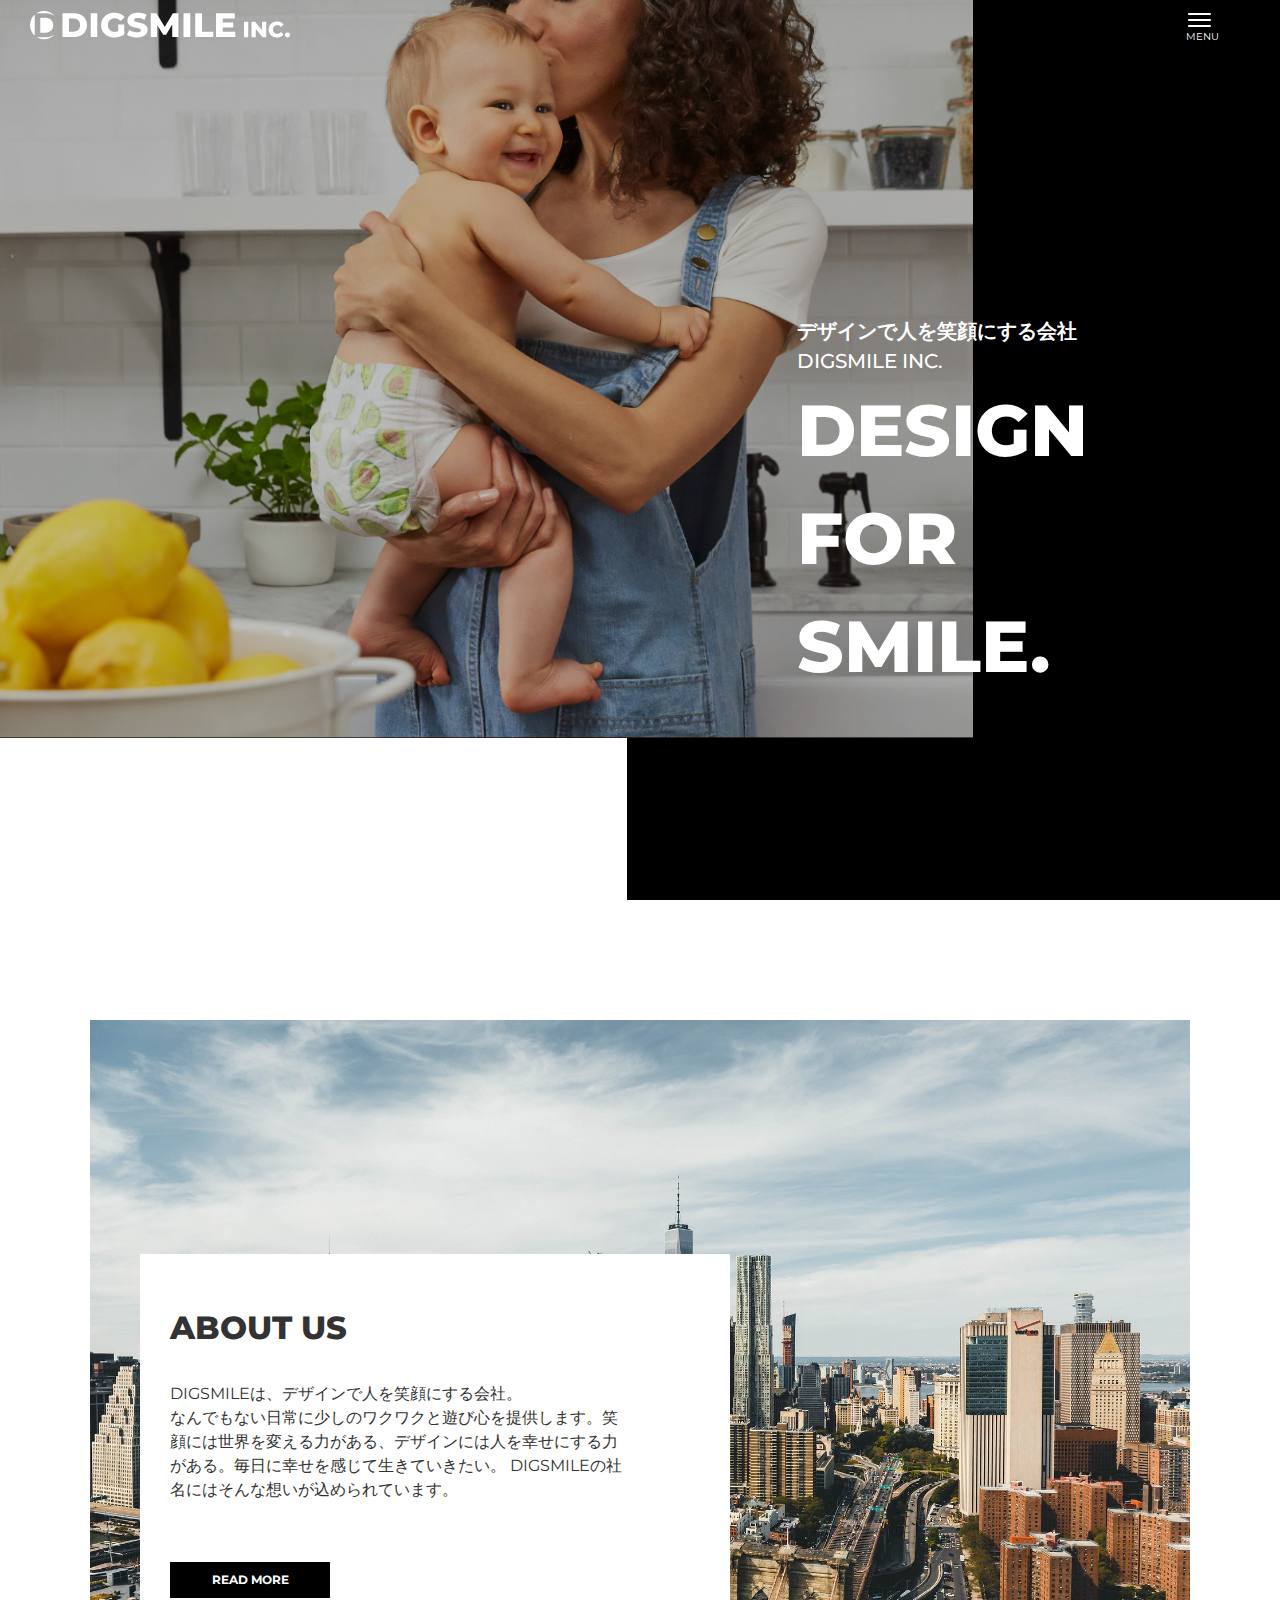
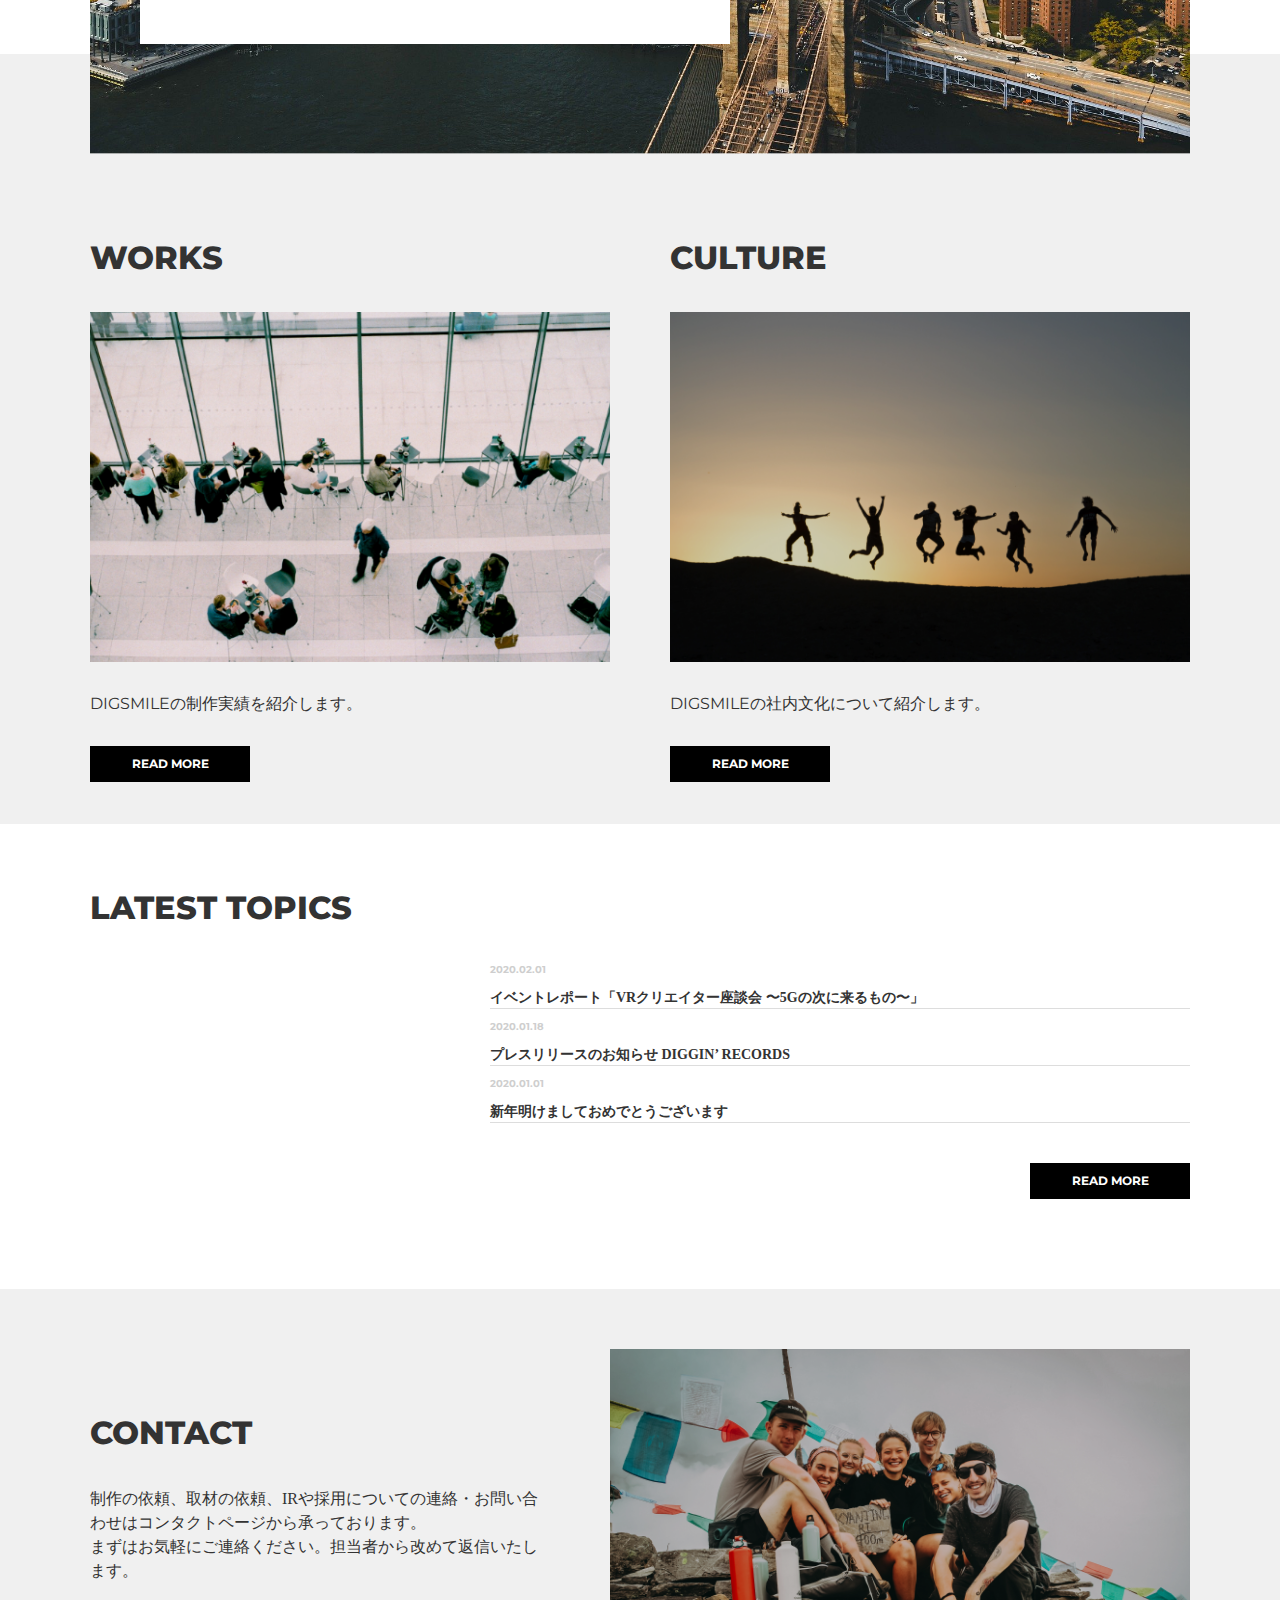
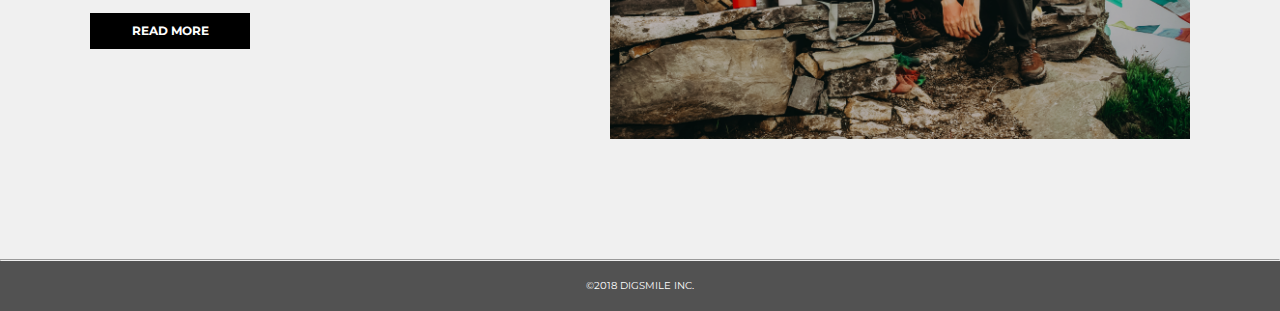
<file: index.html>
<!DOCTYPE html>
<html lang="ja">
<head>
  <meta charset="UTF-8">
  <meta http-equiv="X-UA-Compatible" item="IE=edge">
  <meta name="viewport" content="width=device-width, initial-scale=1.0, maximum-scale=1.0, minimum-scale=1.0">
  <meta name="robots" content="noindex , nofollow">
  <title>DIGSMILE | ホーム</title>
  <link rel="icon" type="image/ico" href="./imgs/favicon.ico">
  <link rel="stylesheet" type="text/css" href="./css/reset.css">
  <link rel="stylesheet" type="text/css" href="./css/style.css">
  <link rel="preconnect" href="https://fonts.googleapis.com">
  <link rel="preconnect" href="https://fonts.gstatic.com" crossorigin>
  <link href="https://fonts.googleapis.com/css2?family=Montserrat:wght@500;700;800&family=Noto+Serif+JP:wght@400;700&display=swap" rel="stylesheet">
  <script type="text/javascript" language="javascript" src="./js/jquery-3.7.0.min.js" defer></script>
  <script type="text/javascript" language="javascript" src="./js/script.js" defer></script>
</head>
<body>
  <header class="header">
    <div class="header_wrap">

      <div class="header_left">
        <h1 class="logo"><a href="index.html"><img src="imgs/site-logo.png" alt=""></a></h1>
      </div>
      <div class="header_menu">
        <nav class="nav">
          <ul class="nav_ul">
            <li class="nav_li"><a href="#"><span>D</span></a></li>
            <li class="nav_li"><a href="#about">ABOUT US</a></li>
            <li class="nav_li"><a href="#works">WORKS</a></li>
            <li class="nav_li"><a href="#culture">CULTURE</a></li>
            <li class="nav_li"><a href="#topics">TOPICS</a></li>
            <li class="nav_li"><a href="#contact">CONTACT</a></li>
          </ul>
        </nav>
      </div>
      <div class="header_right">
        <!-- ハンバーガーボタン -->
        <div class="open_btn"><span></span><span></span><span></span>
        </div>
      </div>
    </div>
  </header>

    <main>
      <section class="fv">
        <div class="fv_photo"><img src="imgs/fv_main.png" alt="ファーストビュー"></div>
        <div class="fv_black"></div>
        <div class="fv_letter">
          <p class="fv_copy_ja">デザインで人を笑顔にする会社</p>
          <p class="fv_inc">DIGSMILE INC.</p>
          </p>
          <p class="fv_copy_en">DESIGN <br>
            FOR <br>
            SMILE.
          </p>
        </div>
      </section><!--//fv -->

      <section class="about" id="about">
        <div class="about_img_wrap wrap">
          <img src="imgs/about_us.png" alt="about us">
          <div class="about_us_wrap">
            <h2 class="title">ABOUT US</h2>
            <p class="about_us_text">
              DIGSMILEは、デザインで人を笑顔にする会社。<br>
              なんでもない日常に少しのワクワクと遊び心を提供します。笑顔には世界を変える力がある、デザインには人を幸せにする力がある。毎日に幸せを感じて生きていきたい。
              DIGSMILEの社名にはそんな想いが込められています。
            </p>
            <a href="about_us.html" class="more_btn">READ MORE</a>
          </div>
        </div>
        <div class="works_culture_container">
          <div class="works_culture_wrap wrap">
            <div class="works_wrap" id="works">
              <h2 class="title">WORKS</h2>
              <div class="content_img">
                <img src="imgs/works.png" alt="works">
              </div>
              <p class="content_text">DIGSMILEの制作実績を紹介します。</p>
              <a href="" class="more_btn">READ MORE</a>
            </div>
  
            <div class="culture_wrap" id="culture">
              <h2 class="title">CULTURE</h2>
              <div class="content_img">
                <img src="imgs/culture_img.png" alt="culture">
              </div>
              <p class="content_text">DIGSMILEの社内文化について紹介します。</p>
              <a href="" class="more_btn">READ MORE</a>
            </div>
          </div>
        </div><!--//works_culture_container ----- -->

      </section><!-- //about -->

      <section class="topics wrap" id="topics">
        <h2 class="title">LATEST TOPICS</h2>
        <dl>
          <dt>2020.02.01</dt>
          <dd>イベントレポート「VRクリエイター座談会 〜5Gの次に来るもの〜」</dd>
          <dt>2020.01.18</dt>
          <dd>プレスリリースのお知らせ DIGGIN’ RECORDS</dd>
          <dt>2020.01.01</dt>
          <dd>新年明けましておめでとうございます</dd>
        </dl>
        <p class="btn_right">
          <a href="" class="more_btn">READ MORE</a>
        </p>
      </section><!-- //topics -->

      <section class="contact" id="contact">
        <div class="contact_contents_wrap wrap">
          <div class="contact_content">
            <h2 class="title">CONTACT</h2>
            <p class="content_text">
              制作の依頼、取材の依頼、IRや採用についての連絡・お問い合わせはコンタクトページから承っております。<br>
まずはお気軽にご連絡ください。担当者から改めて返信いたします。
            </p>
            <a href="contact.html" class="more_btn">READ MORE</a>
          </div>

          <div class="content_img">
            <img src="imgs/recruit-img.png" alt="">
          </div>

        </div>
      </section><!-- //contact -->
      
    
    </main>
    
    <hr>
    <footer class="footer">
      <div class="footer_copy">
        <span>&copy;2018 DIGSMILE INC.</span>
      </div>
    </footer>
</body>
</html>
</file>
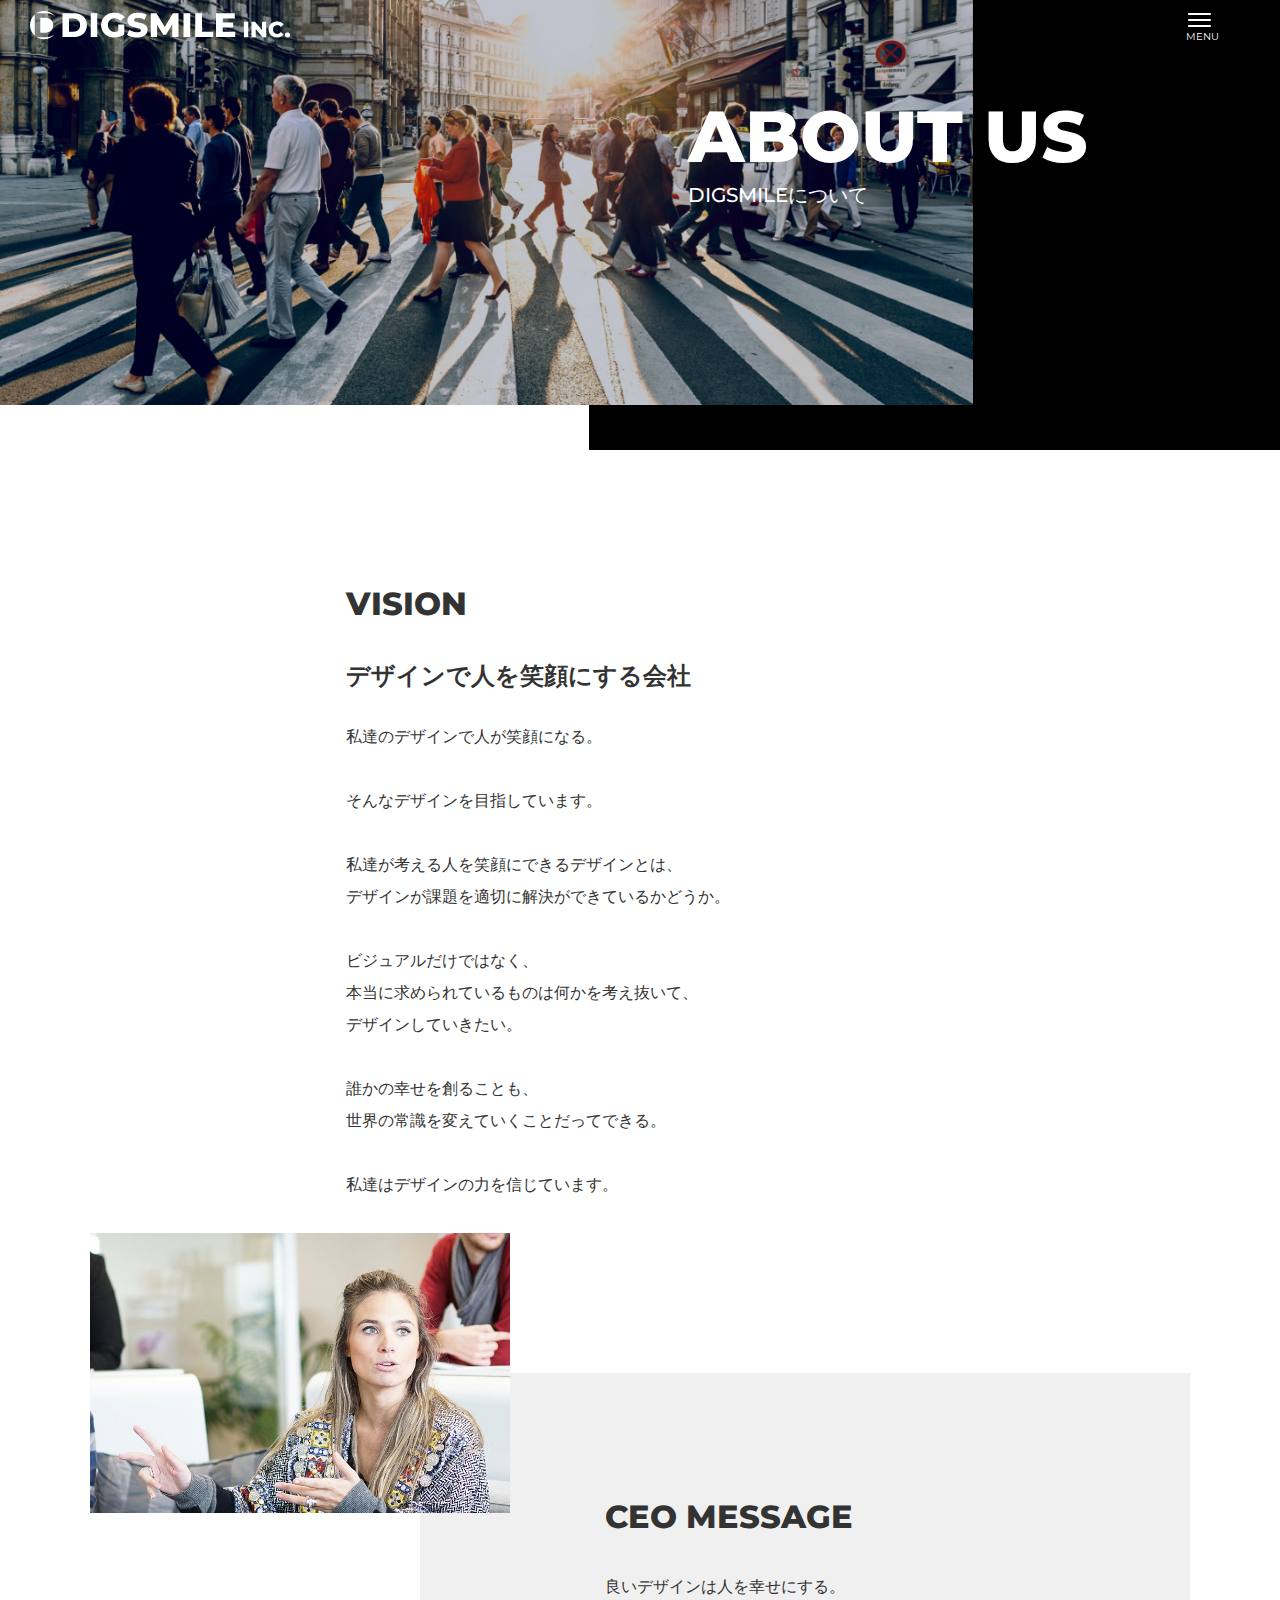
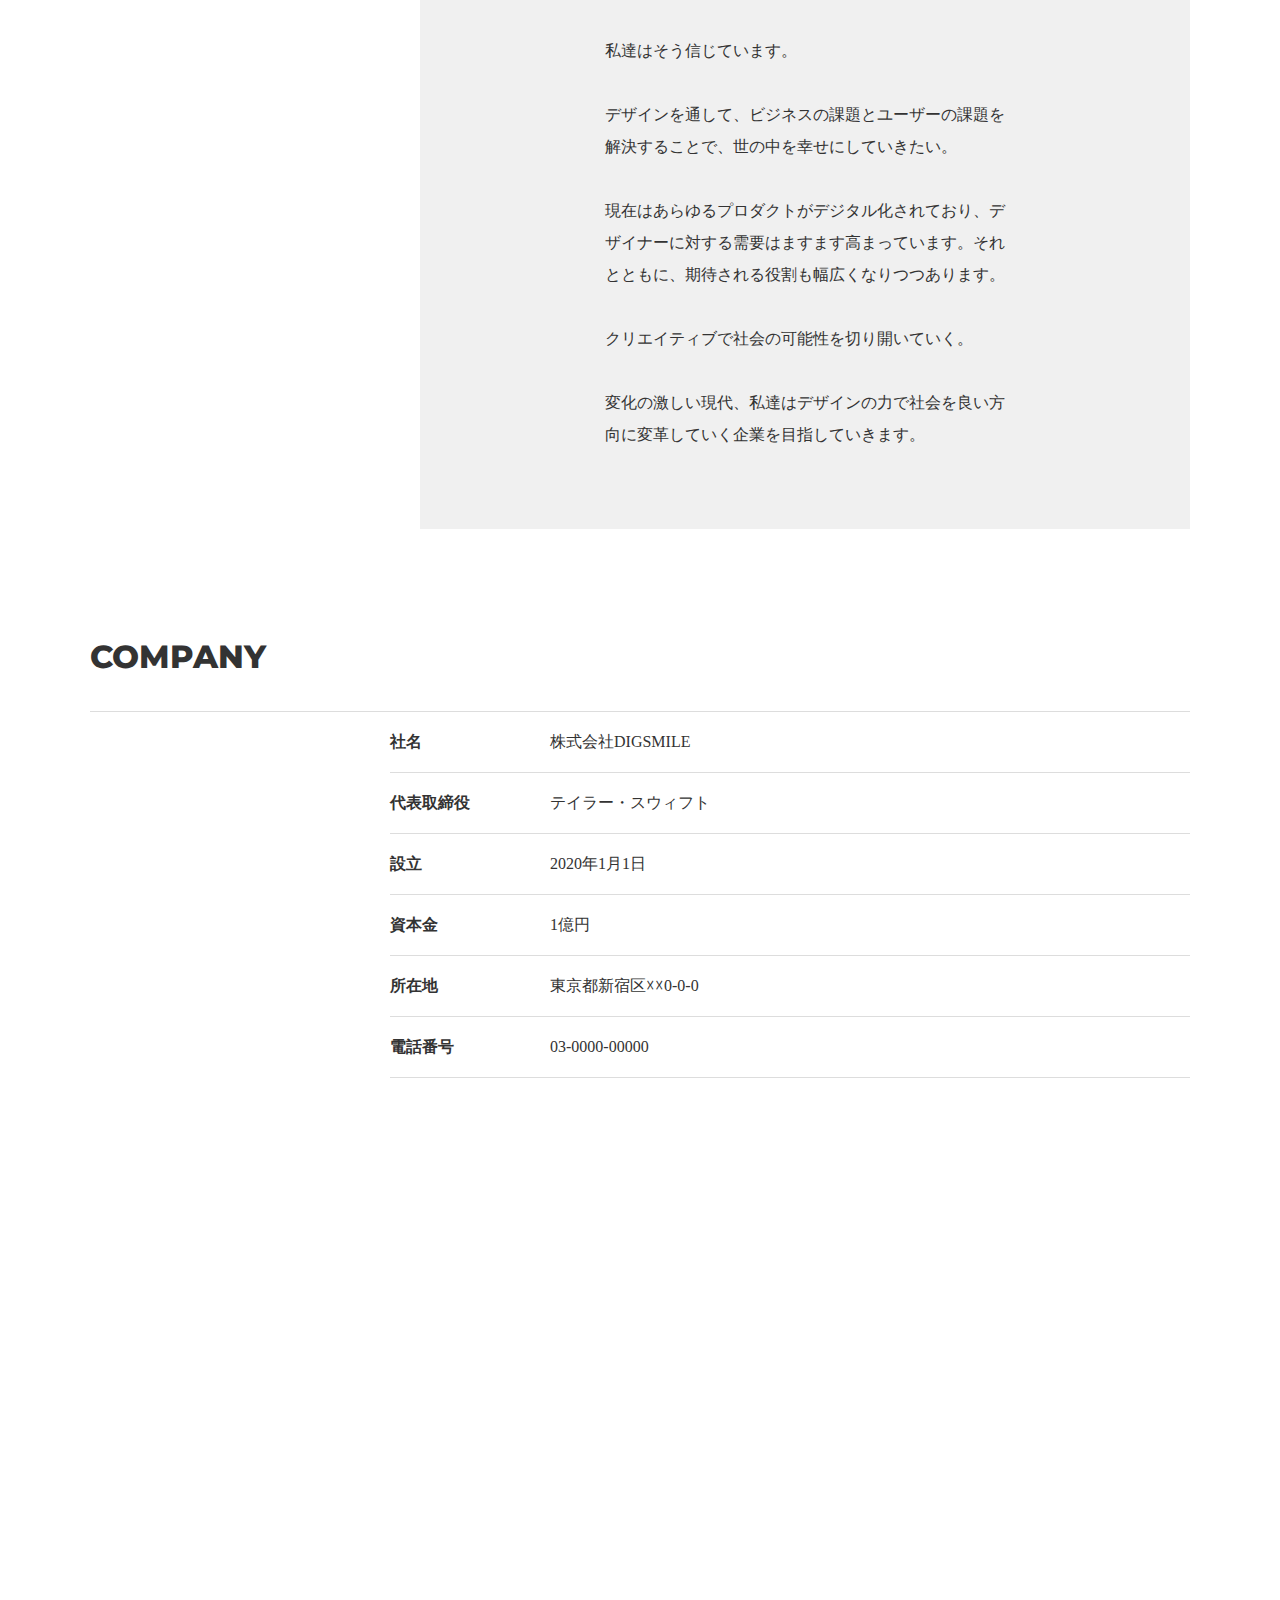
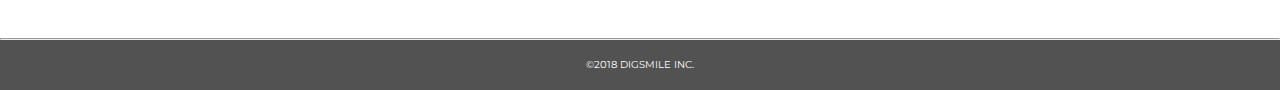
<file: about_us.html>
<!DOCTYPE html>
<html lang="ja">
<head>
  <meta charset="UTF-8">
  <meta http-equiv="X-UA-Compatible" item="IE=edge">
  <meta name="viewport" content="width=device-width, initial-scale=1.0, maximum-scale=1.0, minimum-scale=1.0">
  <meta name="robots" content="noindex , nofollow">
  <title>DIGSMILE | 私たちについて</title>
  <link rel="icon" type="image/ico" href="./imgs/favicon.ico">
  <link rel="stylesheet" type="text/css" href="./css/reset.css">
  <link rel="stylesheet" type="text/css" href="./css/about_us.css">
  <link rel="preconnect" href="https://fonts.googleapis.com">
  <link rel="preconnect" href="https://fonts.gstatic.com" crossorigin>
  <link href="https://fonts.googleapis.com/css2?family=Montserrat:wght@500;700;800&family=Noto+Serif+JP:wght@400;700&display=swap" rel="stylesheet">
  <script type="text/javascript" language="javascript" src="./js/jquery-3.7.0.min.js" defer></script>
  <script type="text/javascript" language="javascript" src="./js/script.js" defer></script>
</head>
<body>
  <header class="header">
    <div class="header_wrap">

      <div class="header_left">
        <h1 class="logo"><a href="index.html"><img src="imgs/site-logo.png" alt=""></a></h1>
      </div>
      <div class="header_menu">
        <nav class="nav">
          <ul class="nav_ul">
            <li class="nav_li"><a href="#"><span>D</span></a></li>
            <li class="nav_li"><a href="index.html">HOME</a></li>
            <li class="nav_li"><a href="#vision">VISION</a></li>
            <li class="nav_li"><a href="#message">CEO MESSAGE</a></li>
            <li class="nav_li"><a href="#company">COMPANY</a></li>
            <li class="nav_li"><a href="contact.html">CONTACT</a></li>
          </ul>
        </nav>
      </div>
      <div class="header_right">
        <!-- ハンバーガーボタン -->
        <div class="open_btn"><span></span><span></span><span></span>
        </div>
      </div>
    </div>
  </header>

    <main>
      <section class="fv">
        <div class="fv_photo"><img src="imgs/fv_about_us.png" alt="ファーストビュー"></div>
        <div class="fv_black"></div>
        <div class="fv_letter">
          <p class="fv_title">ABOUT US</p>
          <p class="fv_ja">DIGSMILEについて</p>
          </p>
        </div>
      </section><!--//fv -->

      <section class="vision" id="vision">
        <h2 class="title">VISION</h2>
        <h3 class="subtitle">デザインで人を笑顔にする会社</h3>
        <p class="text_area">
          私達のデザインで人が笑顔になる。<br><br>
          そんなデザインを目指しています。<br><br>
          私達が考える人を笑顔にできるデザインとは、<br>
          デザインが課題を適切に解決ができているかどうか。<br><br>
          ビジュアルだけではなく、<br>
          本当に求められているものは何かを考え抜いて、<br>
          デザインしていきたい。<br><br>
          誰かの幸せを創ることも、<br>
          世界の常識を変えていくことだってできる。<br><br>
          私達はデザインの力を信じています。<br><br>
        </p>
      </section>

      <section class="message wrap" id="message">
        <div class="ceo_photo">
          <img src="imgs/message.png" alt="">
        </div>
        <div class="ceo_message_bg">
          <div class="ceo_message_wrap">
            <h2 class="title">CEO MESSAGE</h2>
            <p class="text_area">
              良いデザインは人を幸せにする。<br><br>
              私達はそう信じています。<br><br>
              デザインを通して、ビジネスの課題とユーザーの課題を解決することで、世の中を幸せにしていきたい。<br><br>
              現在はあらゆるプロダクトがデジタル化されており、デザイナーに対する需要はますます高まっています。それとともに、期待される役割も幅広くなりつつあります。<br><br>
              クリエイティブで社会の可能性を切り開いていく。<br><br>
              変化の激しい現代、私達はデザインの力で社会を良い方向に変革していく企業を目指していきます。<br><br>
            </p>
          </div>
        </div>
      </section><!-- //message-->
      
      <section class="company wrap" id="company">
        <h2 class="title">COMPANY</h2>
        <dl>
          <dt>社名</dt>
          <dd>株式会社DIGSMILE</dd>
          <dt>代表取締役</dt>
          <dd>テイラー・スウィフト</dd>
          <dt>設立</dt>
          <dd>2020年1月1日</dd>
          <dt>資本金</dt>
          <dd>1億円</dd>
          <dt>所在地</dt>
          <dd>東京都新宿区☓☓0-0-0</dd>
          <dt>電話番号</dt>
          <dd>03-0000-00000</dd>
        </dl>

      </section><!--//company--> 
    
      <section class="map">
        <iframe src="https://www.google.com/maps/embed?pb=!1m10!1m8!1m3!1d25922.831319481607!2d139.69757826712103!3d35.692907460238025!3m2!1i1024!2i768!4f13.1!5e0!3m2!1sja!2sjp!4v1694706103411!5m2!1sja!2sjp" style="border:0;" allowfullscreen="" loading="lazy" referrerpolicy="no-referrer-when-downgrade"></iframe>
      </section>
    </main>
    
    <hr>
    <footer class="footer">
      <div class="footer_copy">
        <span>&copy;2018 DIGSMILE INC.</span>
      </div>
    </footer>
</body>
</html>
</file>
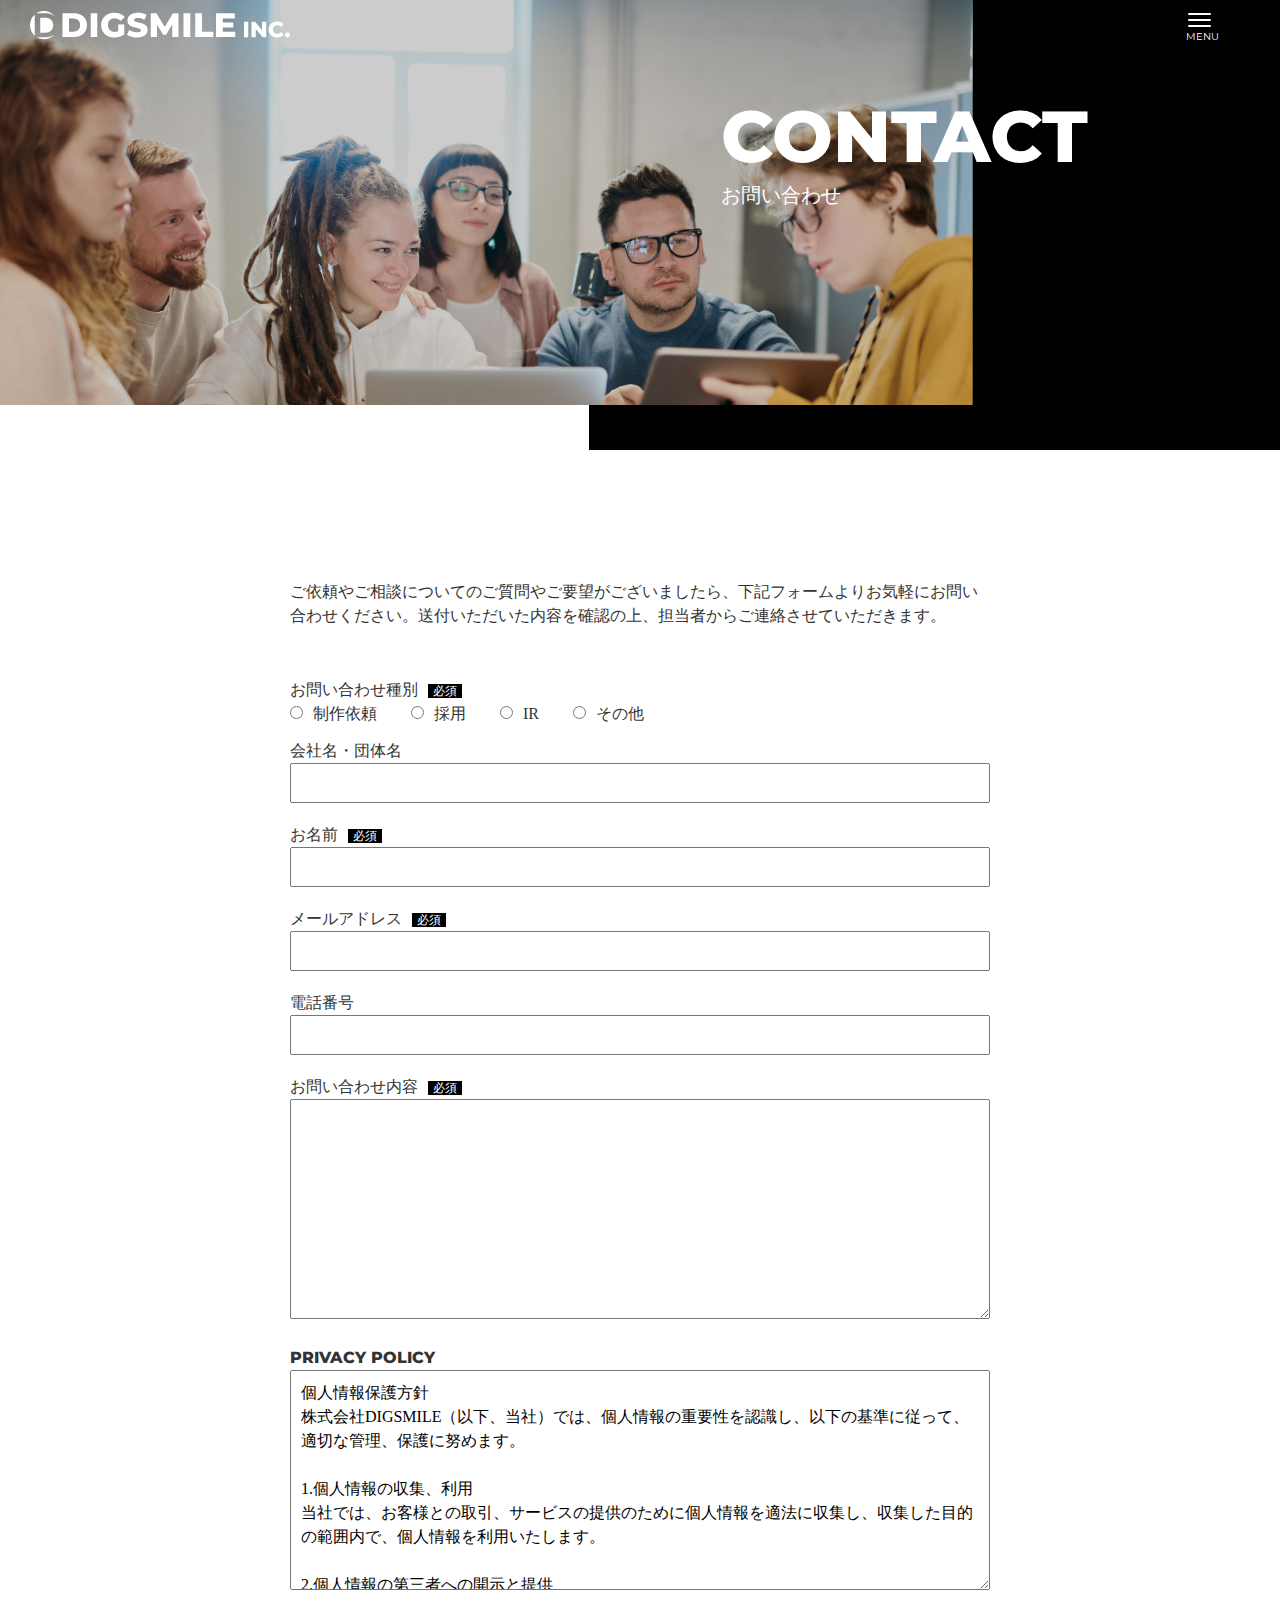
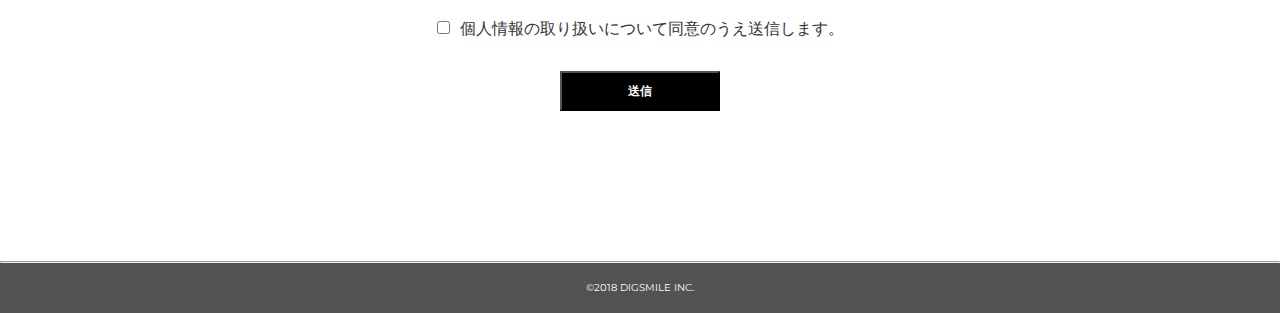
<file: contact.html>
<!DOCTYPE html>
<html lang="ja">
<head>
  <meta charset="UTF-8">
  <meta http-equiv="X-UA-Compatible" item="IE=edge">
  <meta name="viewport" content="width=device-width, initial-scale=1.0, maximum-scale=1.0, minimum-scale=1.0">
  <meta name="robots" content="noindex , nofollow">
  <title>DIGSMILE | お問い合わせ</title>
  <link rel="icon" type="image/ico" href="./imgs/favicon.ico">
  <link rel="stylesheet" type="text/css" href="./css/reset.css">
  <link rel="stylesheet" type="text/css" href="./css/contact.css">
  <link rel="preconnect" href="https://fonts.googleapis.com">
  <link rel="preconnect" href="https://fonts.gstatic.com" crossorigin>
  <link href="https://fonts.googleapis.com/css2?family=Montserrat:wght@500;700;800&family=Noto+Serif+JP:wght@400;700&display=swap" rel="stylesheet">
  <script type="text/javascript" language="javascript" src="./js/jquery-3.7.0.min.js" defer></script>
  <script type="text/javascript" language="javascript" src="./js/script.js" defer></script>
</head>
<body>
  <header class="header">
    <div class="header_wrap">

      <div class="header_left">
        <h1 class="logo"><a href="index.html"><img src="imgs/site-logo.png" alt=""></a></h1>
      </div>
      <div class="header_menu">
        <nav class="nav">
          <ul class="nav_ul">
            <li class="nav_li"><a href="#"><span>D</span></a></li>
            <li class="nav_li"><a href="index.html">HOME</a></li>
            <li class="nav_li"><a href="about_us.html">ABOUT US</a></li>
            <li class="nav_li"><a href="index.html#culture">CULTURE</a></li>
            <li class="nav_li"><a href="index.html#topics">TOPICS</a></li>
          </ul>
        </nav>
      </div>
      <div class="header_right">
        <!-- ハンバーガーボタン -->
        <div class="open_btn"><span></span><span></span><span></span>
        </div>
      </div>
    </div>
  </header>

    <main>
      <section class="fv">
        <div class="fv_photo"><img src="imgs/fv_contact.png" alt="ファーストビュー"></div>
        <div class="fv_black"></div>
        <div class="fv_letter">
          <p class="fv_title">CONTACT</p>
          <p class="fv_ja">お問い合わせ</p>
          </p>
        </div>
      </section><!--//fv -->

      <section class="contact_page">
        <p class="text">
          ご依頼やご相談についてのご質問やご要望がございましたら、下記フォームよりお気軽にお問い合わせください。送付いただいた内容を確認の上、担当者からご連絡させていただきます。
        </p>

        <form action="" method="post" class="form">
          <label for="kind" class=" required">お問い合わせ種別</label><br>
          <label for="ask" class="kind"><input type="radio" name="kind" id="ask">制作依頼</label>
          <label for="recrut" class="kind"><input type="radio" name="kind" id="recrut">採用</label>
          <label for="ir" class="kind"><input type="radio" name="kind" id="ir">IR</label>
          <label for="etc" class="kind"><input type="radio" name="kind" id="etc">その他</label><br>
          <label for="company">会社名・団体名</label><br><input type="text" id="company"><br>
          <label for="name" class=" required">お名前</label><br><input type="text" id="name"><br>
          <label for="email" class=" required">メールアドレス</label><br><input type="email" id="email"><br>
          <label for="tel">電話番号</label><br><input type="number" id="tel"><br>
          <label for="content" class=" required">お問い合わせ内容</label><br>
          <textarea name="content" id="content" cols="30" rows="10"></textarea><br>
          <label for="privacy" class="privacy_label">PRIVACY POLICY</label><br>
          <textarea type="text" id="privacy" class="privacy_textarea" readonly>
個人情報保護方針
株式会社DIGSMILE（以下、当社）では、個人情報の重要性を認識し、以下の基準に従って、適切な管理、保護に努めます。

1.個人情報の収集、利用
当社では、お客様との取引、サービスの提供のために個人情報を適法に収集し、収集した目的の範囲内で、個人情報を利用いたします。

2.個人情報の第三者への開示と提供
収集したお客様の個人情報は、法的な要請等によらない限り、お客様の承諾を得ない第三者に対して提供・開示はいたしません。
業務の都合上、業務委託先に個人情報を提供する場合は、機密保持契約等によって業務委託先に個人情報保護を義務付けるとともに、業務委託先が適切に個人情報を取り扱うように管理いたします。

3.個人情報の保護
当社では、個人情報の紛失、破壊、改ざん、不正アクセス、および漏えい等を防止するため、適切な対策を行います。

4.法令および関連規範の遵守
当社は、個人情報の取り扱いに関して、個人情報保護法をはじめとする個人情報に関する法令および関連する規範を遵守します。

5.個人情報の開示・訂正・削除
当社では、個人情報の開示・訂正・削除等の依頼があった場合、情報提供者本人であることを確認の上、すみやかに対応いたします。

法令や当社方針により、プライバシー・ポリシーを予告なく改訂することがあります。

お問い合わせ窓口
当社の個人情報の取扱いに関するお問い合わせは下記までご連絡お願いいたします。
株式会社ファイアープレイス
044-589-4333
          </textarea><br>
          <div class="apply">
            <input type="checkbox" name="apply" id="apply"><label for="apply">個人情報の取り扱いについて同意のうえ送信します。</label>
            <br>  
            <input type="submit" value="送信" class="more_btn">
          </div>

        </form>
      </section><!--//contact_page -->


    </main>
    
    <hr>
    <footer class="footer">
      <div class="footer_copy">
        <span>&copy;2018 DIGSMILE INC.</span>
      </div>
    </footer>
</body>
</html>
</file>
<file: css/style.css>
@charset "UTF-8";
/*
Theme Name:Tomomi-01
Author: Office Niko
Version 1.0.1
*/
/*--------------------
Base
----------------------*/
/*example nav's background-color*/
/*example button's background-dolor*/
/*example button's font color*/
/*example button's point color*/
/* m = mobile */
/* t = tablet */
/* media mixin */
/* ＰＣファースト 指定以下に適用 */
*, *::before, *::after {
  box-sizing: border-box;
  margin: 0;
  padding: 0;
}

body {
  scroll-behavior: smooth;
  margin: 0 auto;
  padding: 0;
  font-family: "Montserrat", "YuGothic", serif;
  color: #333;
}

a {
  text-decoration: none;
  color: #333;
}

li {
  list-style: none;
  list-style-position: inside;
}

img {
  max-width: 100%;
  vertical-align: bottom;
}

h1, h2, h3, h4, h5, h6 {
  text-align: center;
}

.header {
  position: absolute;
  top: 0;
  left: 0;
  z-index: 30;
}
.header.fixed {
  position: fixed;
  background-color: #222;
}
.header .header_wrap {
  width: 100vw;
  padding: 0 30px;
  margin: 0 auto;
  display: flex;
  align-items: center;
  justify-content: space-between;
}
.header .header_wrap .header_menu {
  position: fixed;
  top: 0;
  right: -100vw;
  width: 100vw;
  height: 100vh;
  background-color: rgba(0, 0, 0, 0.5);
}
.header .header_wrap .header_menu .nav {
  position: fixed;
  top: 0;
  right: -520px;
  width: 520px;
  height: 100vh;
  background-color: #222;
  transition: all 1s;
}
.header .header_wrap .header_menu .nav.active {
  right: 0;
}
.header .header_wrap .header_menu .nav ul {
  padding-top: 180px;
  display: flex;
  flex-direction: column;
  align-items: center;
  justify-content: center;
}
.header .header_wrap .header_menu .nav ul li {
  text-align: center;
  margin-bottom: 30px;
}
.header .header_wrap .header_menu .nav ul li:last-of-type {
  margin-bottom: 0;
}
.header .header_wrap .header_menu .nav ul a {
  display: block;
  width: 100%;
  font-size: 20px;
  font-weight: 800;
  color: #fff;
}
.header .header_wrap .header_menu .nav ul a span {
  position: relative;
  display: block;
  color: #000;
  font-size: 42px;
}
.header .header_wrap .header_menu .nav ul a span::before {
  content: "";
  position: absolute;
  background-color: #fff;
  top: 11px;
  left: -8px;
  z-index: -1;
  width: 40px;
  height: 40px;
  line-height: 20px;
  border-radius: 50%;
}
.header .header_wrap .header_menu.active {
  right: 0;
}
.header .header_wrap .header_right {
  /*ハンバーガーボタン*/
  /*ボタン内側*/
  /*activeクラスが付与されると線が回転して×になり、Menu⇒Closeに変更*/
}
.header .header_wrap .header_right .open_btn {
  position: relative; /*ボタン内側の基点となるためrelativeを指定*/
  color: #fff;
  cursor: pointer;
  width: 50px;
  height: 50px;
  border-radius: 5px;
  margin-right: 2vw;
}
.header .header_wrap .header_right .open_btn span {
  display: inline-block;
  transition: all 0.4s; /*アニメーションの設定*/
  position: absolute;
  left: 14px;
  height: 2px;
  border-radius: 5px;
  background: #fff;
  width: 45%;
}
.header .header_wrap .header_right .open_btn span:nth-of-type(1) {
  top: 13px;
}
.header .header_wrap .header_right .open_btn span:nth-of-type(2) {
  top: 19px;
}
.header .header_wrap .header_right .open_btn span:nth-of-type(3) {
  top: 25px;
}
.header .header_wrap .header_right .open_btn span:nth-of-type(3)::after {
  content: "Menu"; /*3つ目の要素のafterにMenu表示を指定*/
  position: absolute;
  top: 5px;
  left: -2px;
  color: #fff;
  font-size: 0.6rem;
  text-transform: uppercase;
}
.header .header_wrap .header_right .open_btn.active span:nth-of-type(1) {
  top: 14px;
  left: 18px;
  transform: translateY(6px) rotate(-45deg);
  width: 30%;
}
.header .header_wrap .header_right .open_btn.active span:nth-of-type(2) {
  opacity: 0;
}
.header .header_wrap .header_right .open_btn.active span:nth-of-type(3) {
  top: 26px;
  left: 18px;
  transform: translateY(-6px) rotate(45deg);
  width: 30%;
}
.header .header_wrap .header_right .open_btn.active span:nth-of-type(3)::after {
  content: "Close"; /*3つ目の要素のafterにClose表示を指定*/
  transform: translateY(0) rotate(-45deg);
  top: 5px;
  left: 4px;
}

/*--------------------
共通設定
----------------------*/
.title {
  margin-bottom: 30px;
  font-size: 32px;
  font-weight: 800;
  text-align: left;
}

.more_btn {
  display: inline-block;
  margin: 30px 0;
  width: 160px;
  line-height: 36px;
  background-color: #000;
  text-align: center;
  font-size: 12px;
  font-weight: 700;
  color: #fff;
}

.wrap {
  width: 1100px;
  margin: 0 auto;
}

main {
  width: 100%;
  /*--------------------
  ファーストビュー
  ----------------------*/
  /*--------------------
  about
  ----------------------*/
  /*--------------------
  topics
  ----------------------*/
  /*--------------------
  contact
  ----------------------*/
}
main .fv {
  position: relative;
  width: 100%;
  height: 100vh;
}
main .fv .fv_photo {
  position: absolute;
  top: 0;
  left: 0;
  z-index: 15;
  width: 76vw;
  height: 82vh;
  background-color: #000;
}
main .fv .fv_photo img {
  width: 100%;
  height: 100%;
  object-fit: cover;
  opacity: 0.8;
}
main .fv .fv_black {
  position: absolute;
  top: 0;
  right: 0;
  z-index: 10;
  width: 51vw;
  height: 100vh;
  background-color: #000;
}
main .fv .fv_letter {
  position: absolute;
  bottom: 200px;
  right: 15vw;
  z-index: 20;
  color: #fff;
}
main .fv .fv_letter .fv_copy_ja {
  font-family: "YuGothic";
  font-size: 20px;
  font-weight: bold;
}
main .fv .fv_letter .fv_inc {
  font-family: "Montserrat";
  font-size: 20px;
  font-weight: 500;
}
main .fv .fv_letter .fv_copy_en {
  font-size: 72px;
  font-weight: 800;
}
main .about {
  padding-top: 120px;
}
main .about .about_img_wrap {
  position: relative;
  margin: 0 auto;
}
main .about .about_img_wrap img {
  width: 100%;
  height: 100%;
  object-fit: cover;
}
main .about .about_img_wrap .about_us_wrap {
  position: absolute;
  left: 50px;
  bottom: 110px;
  background-color: #fff;
  padding: 50px;
  padding-left: 30px;
  width: 590px;
  height: 390px;
}
main .about .about_img_wrap .about_us_wrap .about_us_text {
  margin-bottom: 30px;
  font-size: 16px;
  width: 90%;
}
main .about .works_culture_container {
  background-color: #f0f0f0;
  margin-top: -100px;
  padding-top: 180px;
  height: 770px;
}
main .about .works_culture_container .works_culture_wrap {
  display: flex;
  justify-content: center;
  align-items: center;
  gap: 60px;
}
main .about .works_culture_container .works_culture_wrap .works_wrap, main .about .works_culture_container .works_culture_wrap .culture_wrap {
  width: 520px;
  height: 530px;
}
main .about .works_culture_container .works_culture_wrap .works_wrap .content_img, main .about .works_culture_container .works_culture_wrap .culture_wrap .content_img {
  width: 520px;
  height: 350px;
}
main .about .works_culture_container .works_culture_wrap .works_wrap .content_img img, main .about .works_culture_container .works_culture_wrap .culture_wrap .content_img img {
  width: 100%;
  height: 100%;
  object-fit: cover;
}
main .about .works_culture_container .works_culture_wrap .works_wrap .content_text, main .about .works_culture_container .works_culture_wrap .culture_wrap .content_text {
  padding: 30px 0 0;
  font-family: "Montserrat", "YuGothic";
}
main .topics {
  margin: 0 auto;
  padding: 60px 0;
}
main .topics dl {
  margin-left: 400px;
}
main .topics dl dt {
  font-size: 10px;
  font-weight: bold;
  color: #cecece;
}
main .topics dl dd {
  margin: 10px 0;
  width: 700px;
  border-bottom: 1px solid #ddd;
  font-family: "YuGothic";
  font-size: 14px;
  font-weight: bold;
}
main .topics .btn_right {
  text-align: right;
}
main .contact {
  background-color: #f0f0f0;
  padding: 60px 0 120px;
}
main .contact .contact_contents_wrap {
  margin: 0 auto;
  display: flex;
  justify-content: space-between;
  align-items: center;
}
main .contact .contact_contents_wrap .contact_content {
  width: 450px;
}
main .contact .contact_contents_wrap .contact_content .content_text {
  font-family: "YuGothic";
  font-size: 16px;
}
main .contact .contact_contents_wrap .content_img {
  width: 580px;
  height: 390px;
}
main .contact .contact_contents_wrap .content_img img {
  width: 100%;
  height: 100%;
  object-fit: cover;
}

.footer .footer_copy {
  background-color: #525252;
  line-height: 50px;
  text-align: center;
  font-size: 10px;
  color: #fff;
}

/*--------------------
タブレット用
----------------------*/
@media screen and (max-width: 1100px) {
  /*--------------------
  共通設定
  ----------------------*/
  .wrap {
    width: 80vw;
  }
  main {
    width: 100%;
    /*--------------------
    ファーストビュー
    ----------------------*/
    /*--------------------
    about
    ----------------------*/
    /*--------------------
    topics
    ----------------------*/
    /*--------------------
    contact
    ----------------------*/
  }
  main .fv .fv_photo {
    width: 78vw;
  }
  main .fv .fv_black {
    width: 73vw;
  }
  main .fv .fv_letter {
    bottom: 45%;
  }
  main .fv .fv_letter .fv_copy_ja {
    font-size: 16px;
  }
  main .fv .fv_letter .fv_inc {
    font-size: 16px;
  }
  main .fv .fv_letter .fv_copy_en {
    font-size: 56px;
  }
  main .about {
    padding-top: 80px;
  }
  main .about .about_img_wrap {
    width: 100%;
    height: 62vw;
  }
  main .about .about_img_wrap .about_us_wrap {
    top: 50%;
    left: 50%;
    transform: translate(-50%, -50%);
    padding: 40px;
    width: 70vw;
  }
  main .about .about_img_wrap .about_us_wrap .about_us_text {
    margin-bottom: 30px;
    width: 90%;
  }
  main .about .works_culture_container {
    margin-top: 0px;
    padding: 60px 0;
    height: auto;
  }
  main .about .works_culture_container .works_culture_wrap {
    flex-direction: column;
    align-items: unset;
    gap: 80px;
  }
  main .about .works_culture_container .works_culture_wrap .content_text {
    padding: 30px 0 0;
    font-family: "YuGothic";
  }
  main .topics dl {
    margin-left: unset;
  }
  main .topics .btn_right {
    text-align: unset;
  }
  main .contact .contact_contents_wrap {
    flex-direction: column-reverse;
    align-items: unset;
  }
  main .contact .contact_contents_wrap .content_img {
    margin-bottom: 30px;
    width: 520px;
    height: 350px;
  }
  main .contact .contact_contents_wrap .content_img img {
    width: 100%;
    height: 100%;
    object-fit: cover;
  }
}
/*--------------------
スマホ用
----------------------*/
@media screen and (max-width: 767px) {
  /*--------------------
  共通設定
  ----------------------*/
  .wrap {
    width: 90vw;
  }
  .header_menu .nav {
    right: -320px;
    width: 320px;
  }
  .header_menu .nav.active {
    right: 0;
  }
  .header_menu .nav a {
    display: block;
    width: 100%;
    font-size: 20px;
    font-weight: 800;
    color: #fff;
  }
  main {
    width: 100%;
    /*--------------------
    ファーストビュー
    ----------------------*/
    /*--------------------
    about
    ----------------------*/
    /*--------------------
    topics
    ----------------------*/
    /*--------------------
    contact
    ----------------------*/
  }
  main .fv .fv_letter {
    bottom: 20%;
  }
  main .about {
    padding-top: 80px;
  }
  main .about .about_img_wrap {
    width: 100%;
    height: 100vw;
  }
  main .about .about_img_wrap .about_us_wrap {
    padding: 40px 20px;
    width: 90vw;
  }
  main .about .about_img_wrap .about_us_wrap .about_us_text {
    width: 90%;
    font-size: 14px;
  }
  main .about .works_culture_container {
    padding: 60px 0;
    height: auto;
  }
  main .about .works_culture_container .works_culture_wrap {
    width: 90vw;
    margin: 0 5vw;
  }
  main .about .works_culture_container .works_culture_wrap .works_wrap, main .about .works_culture_container .works_culture_wrap .culture_wrap {
    width: 100%;
  }
  main .about .works_culture_container .works_culture_wrap .works_wrap .content_img, main .about .works_culture_container .works_culture_wrap .culture_wrap .content_img {
    width: 100%;
  }
  main .about .works_culture_container .works_culture_wrap .content_text {
    padding: 30px 0 0;
  }
  main .topics dl {
    margin-left: unset;
    width: 90vw;
  }
  main .topics dl dd {
    width: 100%;
    font-size: 12px;
  }
  main .topics .btn_right {
    text-align: unset;
  }
  main .contact {
    padding-bottom: 100px;
  }
  main .contact .contact_contents_wrap {
    flex-direction: column-reverse;
    align-items: unset;
  }
  main .contact .contact_contents_wrap .contact_content {
    width: 100%;
  }
  main .contact .contact_contents_wrap .content_img {
    margin-bottom: 30px;
    width: 90vw;
  }
  main .contact .contact_contents_wrap .content_text {
    width: 90vw;
  }
}/*# sourceMappingURL=style.css.map */
</file>
<file: css/about_us.css>
@charset "UTF-8";
/*
Theme Name:Tomomi-01
Author: Office Niko
Version 1.0.1
*/
/*--------------------
Base
----------------------*/
/*example nav's background-color*/
/*example button's background-dolor*/
/*example button's font color*/
/*example button's point color*/
/* m = mobile */
/* t = tablet */
/* media mixin */
/* ＰＣファースト 指定以下に適用 */
*, *::before, *::after {
  box-sizing: border-box;
  margin: 0;
  padding: 0;
}

body {
  scroll-behavior: smooth;
  margin: 0 auto;
  padding: 0;
  font-family: "Montserrat", "YuGothic", serif;
  color: #333;
}

a {
  text-decoration: none;
  color: #333;
}

li {
  list-style: none;
  list-style-position: inside;
}

img {
  max-width: 100%;
  vertical-align: bottom;
}

h1, h2, h3, h4, h5, h6 {
  text-align: center;
}

/*--------------------
ヘッダー
----------------------*/
.header {
  position: absolute;
  top: 0;
  left: 0;
  z-index: 30;
}
.header.fixed {
  position: fixed;
  background-color: #222;
}
.header .header_wrap {
  width: 100vw;
  padding: 0 30px;
  margin: 0 auto;
  display: flex;
  align-items: center;
  justify-content: space-between;
}
.header .header_wrap .header_menu {
  position: fixed;
  top: 0;
  right: -100vw;
  width: 100vw;
  height: 100vh;
  background-color: rgba(0, 0, 0, 0.5);
}
.header .header_wrap .header_menu .nav {
  position: fixed;
  top: 0;
  right: -520px;
  width: 520px;
  height: 100vh;
  background-color: #222;
  transition: all 1s;
}
.header .header_wrap .header_menu .nav.active {
  right: 0;
}
.header .header_wrap .header_menu .nav ul {
  padding-top: 180px;
  display: flex;
  flex-direction: column;
  align-items: center;
  justify-content: center;
  transition: 1s;
}
.header .header_wrap .header_menu .nav ul li {
  text-align: center;
  margin-bottom: 30px;
}
.header .header_wrap .header_menu .nav ul li:last-of-type {
  margin-bottom: 0;
}
.header .header_wrap .header_menu .nav ul a {
  display: block;
  width: 100%;
  font-size: 20px;
  font-weight: 800;
  color: #fff;
}
.header .header_wrap .header_menu .nav ul a span {
  position: relative;
  display: block;
  color: #000;
  font-size: 42px;
}
.header .header_wrap .header_menu .nav ul a span::before {
  content: "";
  position: absolute;
  background-color: #fff;
  top: 11px;
  left: -8px;
  z-index: -1;
  width: 40px;
  height: 40px;
  line-height: 20px;
  border-radius: 50%;
}
.header .header_wrap .header_menu.active {
  right: 0;
}
.header .header_wrap .header_right {
  /*ハンバーガーボタン*/
  /*ボタン内側*/
  /*activeクラスが付与されると線が回転して×になり、Menu⇒Closeに変更*/
}
.header .header_wrap .header_right .open_btn {
  position: relative; /*ボタン内側の基点となるためrelativeを指定*/
  color: #fff;
  cursor: pointer;
  width: 50px;
  height: 50px;
  border-radius: 5px;
  margin-right: 2vw;
}
.header .header_wrap .header_right .open_btn span {
  display: inline-block;
  transition: all 0.4s; /*アニメーションの設定*/
  position: absolute;
  left: 14px;
  height: 2px;
  border-radius: 5px;
  background: #fff;
  width: 45%;
}
.header .header_wrap .header_right .open_btn span:nth-of-type(1) {
  top: 13px;
}
.header .header_wrap .header_right .open_btn span:nth-of-type(2) {
  top: 19px;
}
.header .header_wrap .header_right .open_btn span:nth-of-type(3) {
  top: 25px;
}
.header .header_wrap .header_right .open_btn span:nth-of-type(3)::after {
  content: "Menu"; /*3つ目の要素のafterにMenu表示を指定*/
  position: absolute;
  top: 5px;
  left: -2px;
  color: #fff;
  font-size: 0.6rem;
  text-transform: uppercase;
}
.header .header_wrap .header_right .open_btn.active span:nth-of-type(1) {
  top: 14px;
  left: 18px;
  transform: translateY(6px) rotate(-45deg);
  width: 30%;
}
.header .header_wrap .header_right .open_btn.active span:nth-of-type(2) {
  opacity: 0;
}
.header .header_wrap .header_right .open_btn.active span:nth-of-type(3) {
  top: 26px;
  left: 18px;
  transform: translateY(-6px) rotate(45deg);
  width: 30%;
}
.header .header_wrap .header_right .open_btn.active span:nth-of-type(3)::after {
  content: "Close"; /*3つ目の要素のafterにClose表示を指定*/
  transform: translateY(0) rotate(-45deg);
  top: 5px;
  left: 4px;
}

/*--------------------
共通設定
----------------------*/
.title {
  margin-bottom: 30px;
  font-size: 32px;
  font-weight: 800;
  text-align: left;
}

.subtitle {
  margin-bottom: 27px;
  font-family: "YuGothic";
  font-size: 24px;
  font-weight: bold;
  text-align: left;
}

.text_area {
  width: 400px;
  font-family: "Noto Sans JP";
  font-size: 16px;
  line-height: 32px;
}

.more_btn {
  display: inline-block;
  margin: 30px 0;
  width: 160px;
  line-height: 36px;
  background-color: #000;
  text-align: center;
  font-size: 12px;
  font-weight: 700;
  color: #fff;
}

.wrap {
  width: 1100px;
  margin: 0 auto;
}

main {
  width: 100%;
  /*--------------------
  ファーストビュー
  ----------------------*/
  /*--------------------
  vision
  ----------------------*/
  /*--------------------
  ceo message
  ----------------------*/
  /*--------------------
  company
  ----------------------*/
  /*--------------------
  map
  ----------------------*/
}
main .fv {
  position: relative;
  width: 100%;
  height: 460px;
}
main .fv .fv_photo {
  position: absolute;
  top: 0;
  left: 0;
  z-index: 15;
  width: 76vw;
  height: 45vh;
  background-color: #000;
}
main .fv .fv_photo img {
  width: 100%;
  height: 100%;
  object-fit: cover;
  object-position: 0% 10%;
  opacity: 0.8;
}
main .fv .fv_black {
  position: absolute;
  top: 0;
  right: 0;
  z-index: 10;
  width: 54vw;
  height: 50vh;
  background-color: #000;
}
main .fv .fv_letter {
  position: absolute;
  bottom: 250px;
  right: 15vw;
  z-index: 20;
  color: #fff;
}
main .fv .fv_letter .fv_title {
  font-size: 72px;
  font-weight: 800;
}
main .fv .fv_letter .fv_ja {
  margin-top: -10px;
  font-family: "Montserrat";
  font-size: 20px;
  font-weight: 500;
}
main .fv .fv_letter .fv_copy_en {
  font-size: 72px;
  font-weight: 800;
}
main .vision {
  margin-top: 120px;
  margin-left: 27vw;
}
main .message {
  position: relative;
  height: 1000px;
}
main .message .ceo_photo {
  height: 283px;
  width: 420px;
}
main .message .ceo_photo img {
  object-fit: none;
  object-position: 40% 50%;
}
main .message .ceo_message_bg {
  position: absolute;
  top: 140px;
  right: 0;
  z-index: -1;
  padding-top: 120px;
  width: 770px;
  height: 756px;
  background-color: #f0f0f0;
}
main .message .ceo_message_bg .ceo_message_wrap {
  margin: 0 auto;
  width: 400px;
}
main .company .title {
  padding-bottom: 30px;
  margin-bottom: 0;
  border-bottom: 1px solid #ddd;
}
main .company dl {
  margin-left: 300px;
  margin-bottom: 40px;
  display: flex;
  flex-wrap: wrap;
  align-items: center;
}
main .company dl dt, main .company dl dd {
  border-bottom: 1px solid #ddd;
  font-family: "YuGothic";
  font-size: 16px;
  color: #333;
  line-height: 60px;
}
main .company dl dt {
  width: 20%;
  font-weight: bold;
}
main .company dl dd {
  width: 80%;
}
main .map {
  margin: 0 auto 120px;
  width: 1100px;
  height: 400px;
}
main .map iframe {
  width: 100%;
  height: 100%;
}

.footer .footer_copy {
  background-color: #525252;
  line-height: 50px;
  text-align: center;
  font-size: 10px;
  color: #fff;
}

/*--------------------
タブレット用
----------------------*/
@media screen and (max-width: 1100px) {
  /*--------------------
  共通設定
  ----------------------*/
  .wrap {
    width: 80vw;
  }
  main {
    width: 100%;
    /*--------------------
    ファーストビュー
    ----------------------*/
    /*--------------------
    vision
    ----------------------*/
    /*--------------------
    ceo message
    ----------------------*/
    /*--------------------
    company
    ----------------------*/
    /*--------------------
    map
    ----------------------*/
  }
  main .fv {
    height: 615px;
  }
  main .fv .fv_photo {
    width: 76vw;
    height: 530px;
  }
  main .fv .fv_photo img {
    object-fit: none;
  }
  main .fv .fv_black {
    width: 50vw;
    height: 615px;
  }
  main .message {
    height: 1000px;
  }
  main .message .ceo_photo img {
    width: 80%;
  }
  main .message .ceo_message_bg {
    position: absolute;
    top: 140px;
    width: 500px;
    height: 756px;
  }
  main .message .ceo_message_bg .ceo_message_wrap {
    margin: 0 auto;
    width: 400px;
  }
  main .company dl {
    margin-left: 20px;
  }
  main .map {
    margin: 0 auto 100px;
    width: 80vw;
    height: 230px;
  }
  main .map iframe {
    width: 100%;
    height: 100%;
  }
}
/*--------------------
スマホ用
----------------------*/
@media screen and (max-width: 767px) {
  /*--------------------
  共通設定
  ----------------------*/
  .wrap {
    width: 90vw;
  }
  .header .header_wrap .header_menu .nav {
    right: -320px;
    width: 320px;
  }
  .header .header_wrap .header_menu .nav.active {
    right: 0;
  }
  .header .header_wrap .header_menu .nav a {
    display: block;
    width: 100%;
    font-size: 20px;
    font-weight: 800;
    color: #fff;
  }
  main {
    width: 100%;
    /*--------------------
    ファーストビュー
    ----------------------*/
    /*--------------------
    vision
    ----------------------*/
    /*--------------------
    ceo message
    ----------------------*/
    /*--------------------
    company
    ----------------------*/
    /*--------------------
    map
    ----------------------*/
  }
  main .fv {
    height: 450px;
  }
  main .fv .fv_photo {
    width: 76vw;
    height: 400px;
  }
  main .fv .fv_photo img {
    object-fit: cover;
  }
  main .fv .fv_black {
    width: 50vw;
    height: 450px;
  }
  main .fv .fv_letter {
    top: 40%;
  }
  main .fv .fv_letter .fv_title {
    font-size: 52px;
  }
  main .fv .fv_letter .fv_ja {
    font-size: 16px;
  }
  main .vision {
    width: 90vw;
    margin: 200px auto 0;
  }
  main .message {
    width: unset;
    height: 1200px;
  }
  main .message .ceo_message_bg {
    left: 5vw;
    width: 90vw;
    height: auto;
  }
  main .message .ceo_message_bg .ceo_message_wrap {
    width: 80vw;
  }
  main .message .ceo_message_bg .ceo_message_wrap .text_area {
    padding-bottom: 120px;
    width: 80vw;
    margin: 0 auto;
  }
  main .map {
    width: 90vw;
    height: 80vh;
  }
}/*# sourceMappingURL=about_us.css.map */
</file>
<file: css/contact.css>
@charset "UTF-8";
/*
Theme Name:Tomomi-01
Author: Office Niko
Version 1.0.1
*/
/*--------------------
Base
----------------------*/
/*example nav's background-color*/
/*example button's background-dolor*/
/*example button's font color*/
/*example button's point color*/
/* m = mobile */
/* t = tablet */
/* media mixin */
/* ＰＣファースト 指定以下に適用 */
*, *::before, *::after {
  box-sizing: border-box;
  margin: 0;
  padding: 0;
}

body {
  scroll-behavior: smooth;
  margin: 0 auto;
  padding: 0;
  font-family: "Montserrat", "YuGothic", serif;
  color: #333;
}

a {
  text-decoration: none;
  color: #333;
}

li {
  list-style: none;
  list-style-position: inside;
}

img {
  max-width: 100%;
  vertical-align: bottom;
}

h1, h2, h3, h4, h5, h6 {
  text-align: center;
}

/*--------------------
ヘッダー
----------------------*/
.header {
  position: absolute;
  top: 0;
  left: 0;
  z-index: 30;
}
.header.fixed {
  position: fixed;
  background-color: #222;
}
.header .header_wrap {
  width: 100vw;
  padding: 0 30px;
  margin: 0 auto;
  display: flex;
  align-items: center;
  justify-content: space-between;
}
.header .header_wrap .header_menu {
  position: fixed;
  top: 0;
  right: -100vw;
  width: 100vw;
  height: 100vh;
  background-color: rgba(0, 0, 0, 0.5);
}
.header .header_wrap .header_menu .nav {
  position: fixed;
  top: 0;
  right: -520px;
  width: 520px;
  height: 100vh;
  background-color: #222;
  transition: all 1s;
}
.header .header_wrap .header_menu .nav.active {
  right: 0;
}
.header .header_wrap .header_menu .nav ul {
  padding-top: 180px;
  display: flex;
  flex-direction: column;
  align-items: center;
  justify-content: center;
}
.header .header_wrap .header_menu .nav ul li {
  text-align: center;
  margin-bottom: 30px;
}
.header .header_wrap .header_menu .nav ul li:last-of-type {
  margin-bottom: 0;
}
.header .header_wrap .header_menu .nav ul a {
  display: block;
  width: 100%;
  font-size: 20px;
  font-weight: 800;
  color: #fff;
}
.header .header_wrap .header_menu .nav ul a span {
  position: relative;
  display: block;
  color: #000;
  font-size: 42px;
}
.header .header_wrap .header_menu .nav ul a span::before {
  content: "";
  position: absolute;
  background-color: #fff;
  top: 11px;
  left: -8px;
  z-index: -1;
  width: 40px;
  height: 40px;
  line-height: 20px;
  border-radius: 50%;
}
.header .header_wrap .header_menu.active {
  right: 0;
}
.header .header_wrap .header_right {
  /*ハンバーガーボタン*/
  /*ボタン内側*/
  /*activeクラスが付与されると線が回転して×になり、Menu⇒Closeに変更*/
}
.header .header_wrap .header_right .open_btn {
  position: relative; /*ボタン内側の基点となるためrelativeを指定*/
  color: #fff;
  cursor: pointer;
  width: 50px;
  height: 50px;
  border-radius: 5px;
  margin-right: 2vw;
}
.header .header_wrap .header_right .open_btn span {
  display: inline-block;
  transition: all 0.4s; /*アニメーションの設定*/
  position: absolute;
  left: 14px;
  height: 2px;
  border-radius: 5px;
  background: #fff;
  width: 45%;
}
.header .header_wrap .header_right .open_btn span:nth-of-type(1) {
  top: 13px;
}
.header .header_wrap .header_right .open_btn span:nth-of-type(2) {
  top: 19px;
}
.header .header_wrap .header_right .open_btn span:nth-of-type(3) {
  top: 25px;
}
.header .header_wrap .header_right .open_btn span:nth-of-type(3)::after {
  content: "Menu"; /*3つ目の要素のafterにMenu表示を指定*/
  position: absolute;
  top: 5px;
  left: -2px;
  color: #fff;
  font-size: 0.6rem;
  text-transform: uppercase;
}
.header .header_wrap .header_right .open_btn.active span:nth-of-type(1) {
  top: 14px;
  left: 18px;
  transform: translateY(6px) rotate(-45deg);
  width: 30%;
}
.header .header_wrap .header_right .open_btn.active span:nth-of-type(2) {
  opacity: 0;
}
.header .header_wrap .header_right .open_btn.active span:nth-of-type(3) {
  top: 26px;
  left: 18px;
  transform: translateY(-6px) rotate(45deg);
  width: 30%;
}
.header .header_wrap .header_right .open_btn.active span:nth-of-type(3)::after {
  content: "Close"; /*3つ目の要素のafterにClose表示を指定*/
  transform: translateY(0) rotate(-45deg);
  top: 5px;
  left: 4px;
}

/*--------------------
共通設定
----------------------*/
.title {
  margin-bottom: 30px;
  font-size: 32px;
  font-weight: 800;
  text-align: left;
}

.subtitle {
  margin-bottom: 27px;
  font-family: "YuGothic";
  font-size: 24px;
  font-weight: bold;
  text-align: left;
}

.text_area {
  width: 400px;
  font-family: "Noto Sans JP";
  font-size: 16px;
  line-height: 32px;
}

.more_btn {
  display: inline-block;
  margin: 30px 0;
  width: 160px;
  line-height: 36px;
  background-color: #000;
  text-align: center;
  font-size: 12px;
  font-weight: 700;
  color: #fff;
}

.wrap {
  width: 1100px;
  margin: 0 auto;
}

main {
  width: 100%;
  /*--------------------
  ファーストビュー
  ----------------------*/
  /*--------------------
  contact_page
  ----------------------*/
}
main .fv {
  position: relative;
  width: 100%;
  height: 460px;
}
main .fv .fv_photo {
  position: absolute;
  top: 0;
  left: 0;
  z-index: 15;
  width: 76vw;
  height: 45vh;
  background-color: #000;
}
main .fv .fv_photo img {
  width: 100%;
  height: 100%;
  object-fit: cover;
  object-position: 0% 10%;
  opacity: 0.8;
}
main .fv .fv_black {
  position: absolute;
  top: 0;
  right: 0;
  z-index: 10;
  width: 54vw;
  height: 50vh;
  background-color: #000;
}
main .fv .fv_letter {
  position: absolute;
  bottom: 250px;
  right: 15vw;
  z-index: 20;
  color: #fff;
}
main .fv .fv_letter .fv_title {
  font-size: 72px;
  font-weight: 800;
}
main .fv .fv_letter .fv_ja {
  margin-top: -10px;
  font-family: "Montserrat";
  font-size: 20px;
  font-weight: 500;
}
main .fv .fv_letter .fv_copy_en {
  font-size: 72px;
  font-weight: 800;
}
main .contact_page {
  margin: 120px auto;
  width: 700px;
  font-family: "Noto Sans JP";
}
main .contact_page .text {
  margin-bottom: 50px;
}
main .contact_page .form label {
  margin-bottom: 5px;
}
main .contact_page .form .required::after {
  content: "必須";
  background-color: #000;
  color: #fff;
  margin-left: 10px;
  padding: 0 5px;
  font-size: 12px;
  vertical-align: middle;
}
main .contact_page .form .kind {
  margin-right: 30px;
  font-family: "YuGothic";
  cursor: pointer;
}
main .contact_page .form input[type=text], main .contact_page .form input[type=email],
main .contact_page .form input[type=number] {
  width: 100%;
  height: 40px;
  margin-bottom: 20px;
}
main .contact_page .form input[type=radio] {
  margin-right: 10px;
  margin-bottom: 20px;
}
main .contact_page .form textarea {
  width: 100%;
  height: 220px;
  margin-bottom: 20px;
}
main .contact_page .form .privacy_label {
  font-family: "Montserrat";
  font-weight: 800;
}
main .contact_page .form .privacy_textarea {
  padding: 10px;
}
main .contact_page .form .apply {
  text-align: center;
}
main .contact_page .form .apply input[type=checkbox] {
  margin-right: 10px;
}
main .contact_page .form .apply input[type=submit] {
  cursor: pointer;
}

.footer .footer_copy {
  background-color: #525252;
  line-height: 50px;
  text-align: center;
  font-size: 10px;
  color: #fff;
}

/*--------------------
タブレット用
----------------------*/
@media screen and (max-width: 1100px) {
  /*--------------------
  共通設定
  ----------------------*/
  .wrap {
    width: 80vw;
  }
  main {
    width: 100%;
    /*--------------------
    ファーストビュー
    ----------------------*/
  }
  main .fv {
    height: 615px;
  }
  main .fv .fv_photo {
    width: 76vw;
    height: 530px;
  }
  main .fv .fv_photo img {
    object-fit: none;
  }
  main .fv .fv_black {
    width: 50vw;
    height: 615px;
  }
}
/*--------------------
スマホ用
----------------------*/
@media screen and (max-width: 767px) {
  /*--------------------
  共通設定
  ----------------------*/
  .wrap {
    width: 90vw;
  }
  .header .header_wrap .header_menu .nav {
    right: -320px;
    width: 320px;
  }
  .header .header_wrap .header_menu .nav.active {
    right: 0;
  }
  .header .header_wrap .header_menu .nav a {
    display: block;
    width: 100%;
    font-size: 20px;
    font-weight: 800;
    color: #fff;
  }
  main {
    width: 100%;
    /*--------------------
    ファーストビュー
    ----------------------*/
    /*--------------------
    contact_page
    ----------------------*/
  }
  main .fv {
    height: 450px;
  }
  main .fv .fv_photo {
    width: 76vw;
    height: 400px;
  }
  main .fv .fv_photo img {
    object-fit: cover;
  }
  main .fv .fv_black {
    width: 50vw;
    height: 450px;
  }
  main .fv .fv_letter {
    top: 40%;
  }
  main .fv .fv_letter .fv_title {
    font-size: 52px;
  }
  main .fv .fv_letter .fv_ja {
    font-size: 16px;
  }
  main .contact_page {
    margin: 120px auto;
    width: 90vw;
  }
  main .contact_page .text {
    margin-bottom: 50px;
  }
  main .contact_page .form .kind {
    display: block;
    font-family: "YuGothic";
    margin: 10px 0;
  }
  main .contact_page .form input[type=text], main .contact_page .form input[type=email],
  main .contact_page .form input[type=number] {
    width: 100%;
    height: 40px;
    margin-bottom: 20px;
  }
  main .contact_page .form input[type=radio] {
    margin-right: 10px;
    margin-bottom: 10px;
  }
  main .contact_page .form .privacy_textarea {
    padding: 6px;
  }
}/*# sourceMappingURL=contact.css.map */
</file>
